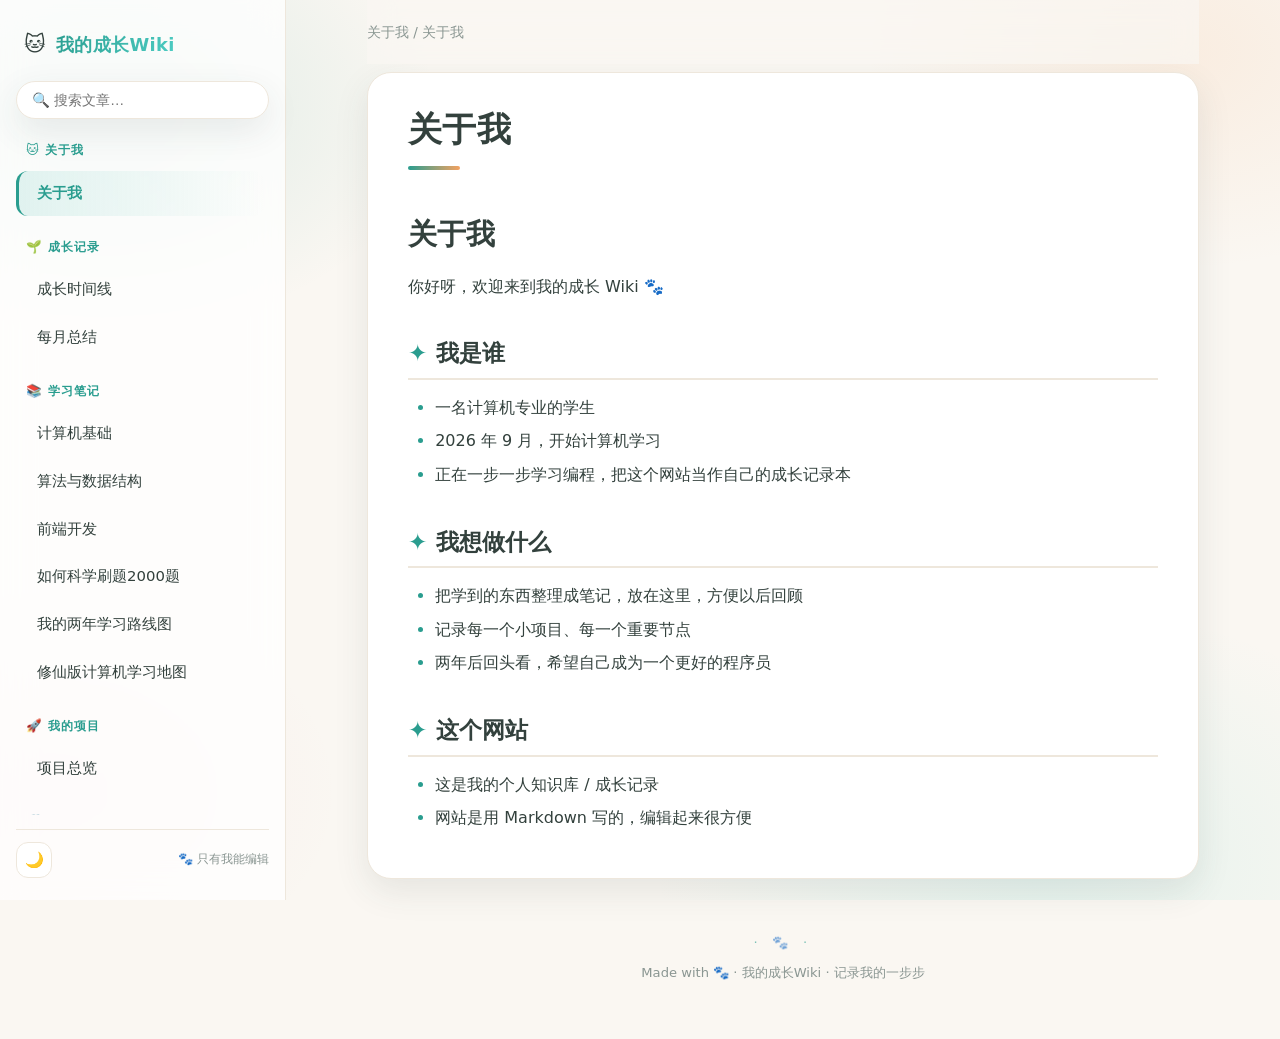
<file: index.html>
<!DOCTYPE html>
<html lang="zh-CN" data-theme="light">
<head>
<meta charset="UTF-8">
<meta name="viewport" content="width=device-width, initial-scale=1.0">
<title>我的成长Wiki</title>
<link rel="stylesheet" href="css/style.css">
</head>
<body>
<div class="layout">
  <aside class="sidebar" id="sidebar">
    <div class="brand"><span class="paw">🐱</span><span class="name">我的成长Wiki</span></div>
    <div class="search-box"><input type="text" id="searchInput" placeholder="🔍 搜索文章…"></div>
    <nav class="nav-tree" id="navTree"></nav>
    <div class="sidebar-foot">
      <button class="icon-btn" id="themeBtn" title="切换深色/浅色">🌙</button>
      <span>🐾 只有我能编辑</span>
    </div>
  </aside>
  <div class="mask" id="mask"></div>
  <main class="content">
    <header class="topbar">
      <button class="hamburger" id="hamburger" title="打开目录">☰</button>
      <span class="crumb" id="crumb"></span>
    </header>
    <article class="article" id="article">
      <h1 id="articleTitle"></h1>
      <div id="articleBody" class="markdown-body"></div>
    </article>
    <div class="empty" id="empty" style="display:none">
      <p>还没有文章，先从左侧选一个分类看看吧～</p>
    </div>
    <footer class="content-foot">Made with 🐾 · 我的成长Wiki · 记录我的一步步</footer>
  </main>
</div>
<script src="js/marked.min.js"></script>
<script src="js/app.js"></script>
</body>
</html>
</file>
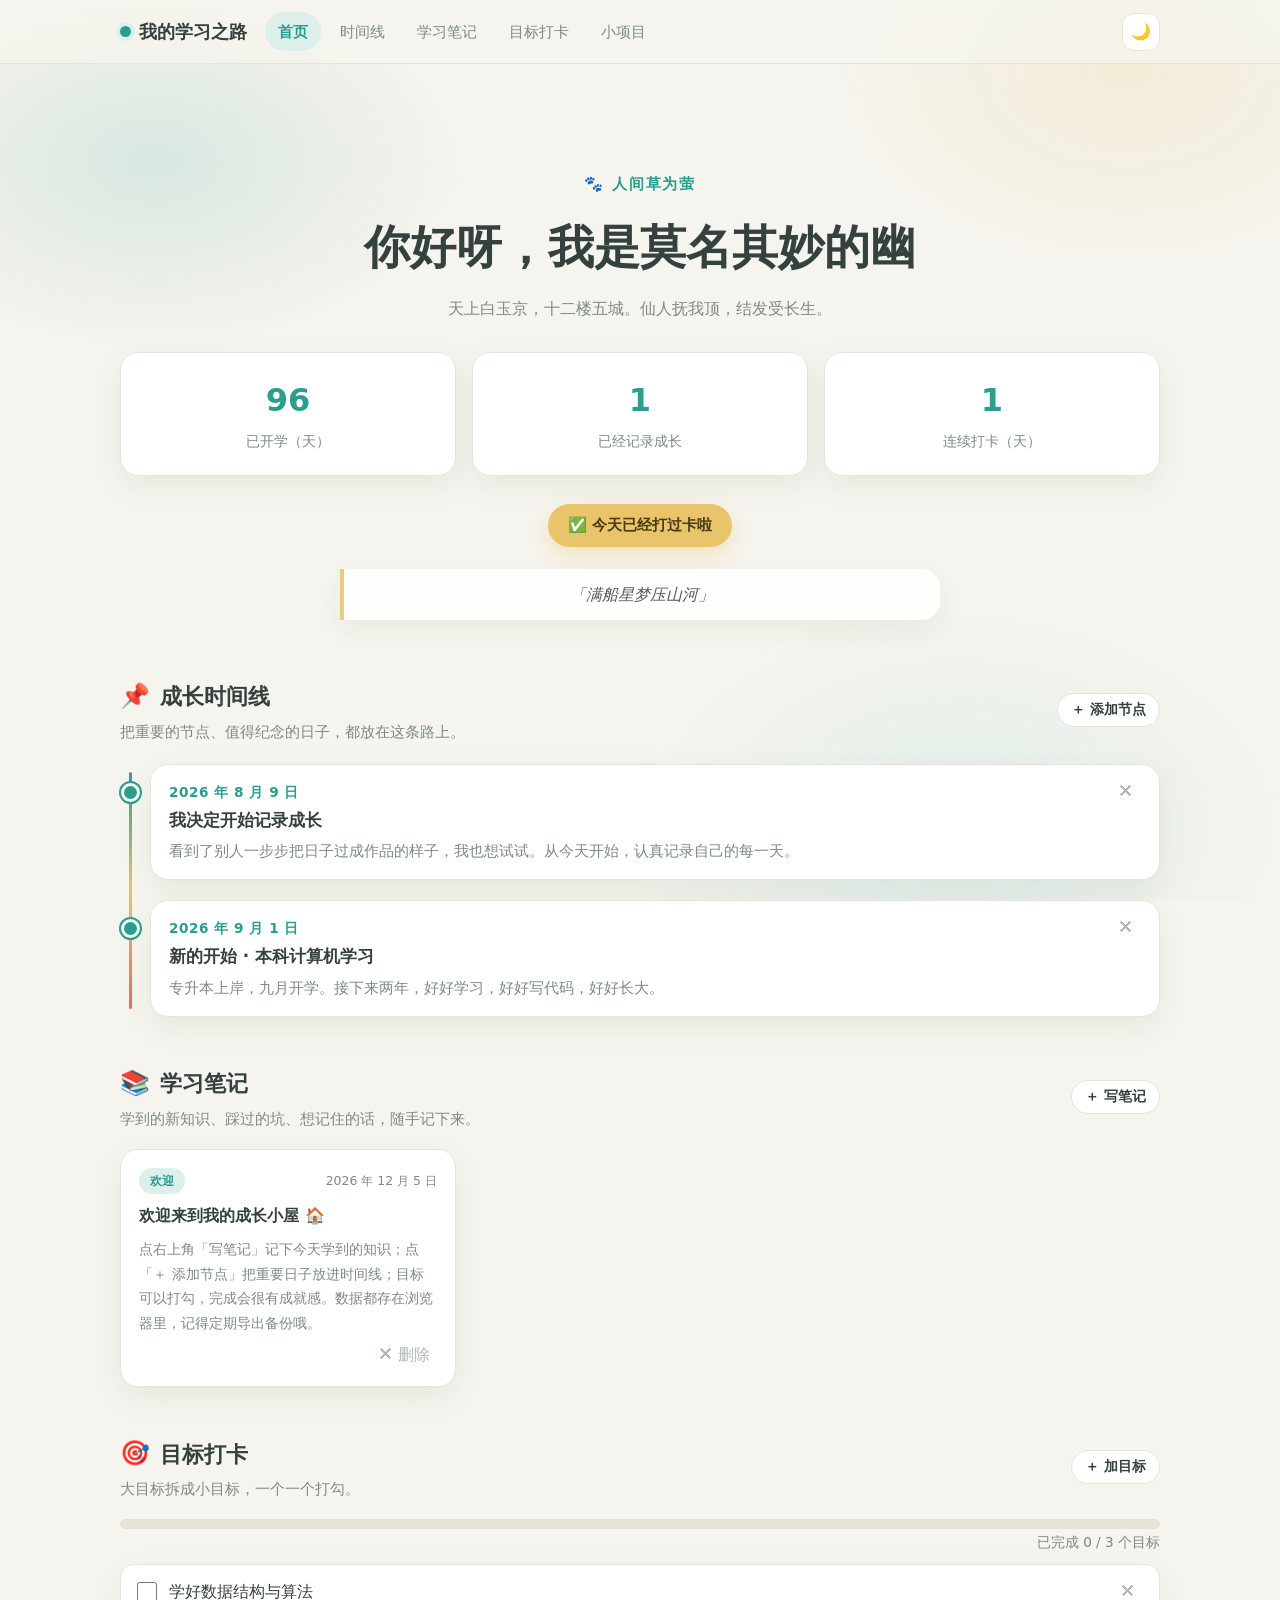
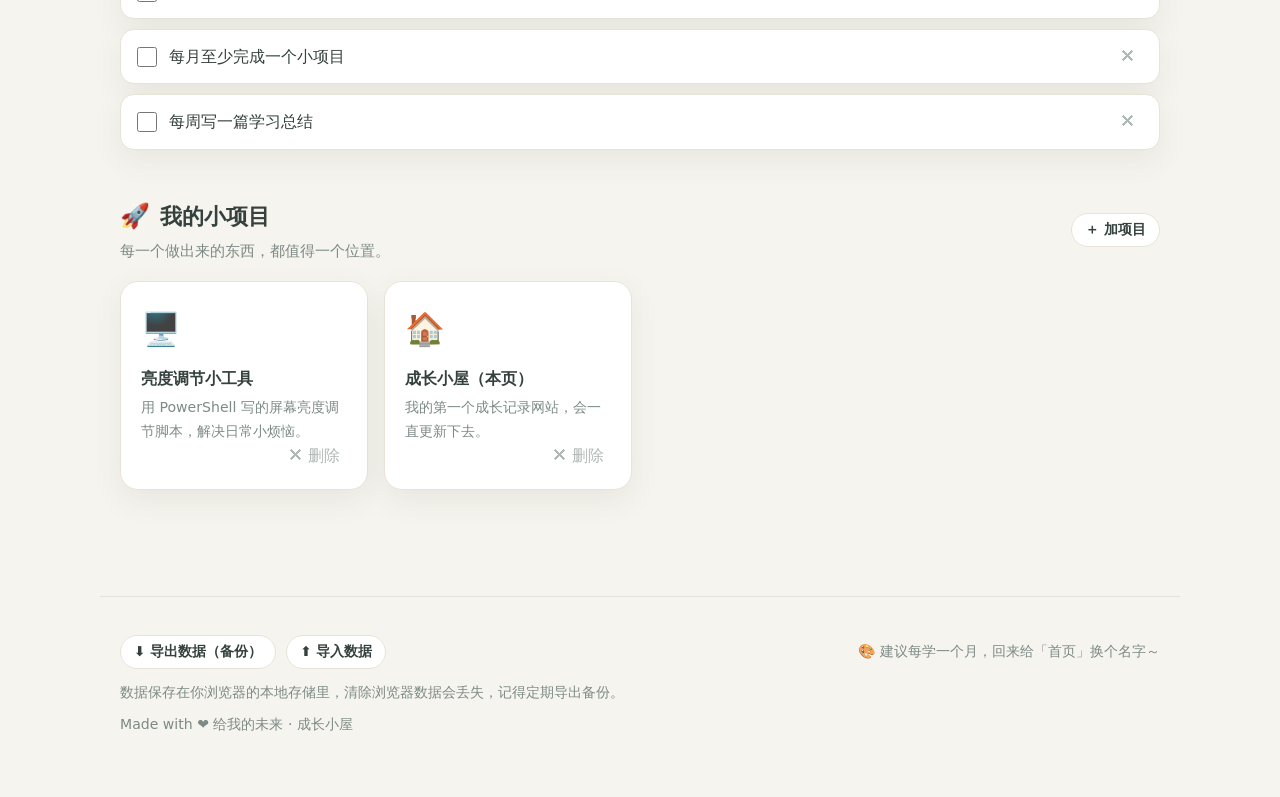
<file: tools/成长小屋.html>
<!DOCTYPE html>
<html lang="zh-CN" data-theme="light">
<head>
<meta charset="UTF-8">
<meta name="viewport" content="width=device-width, initial-scale=1.0">
<title>我的学习日志</title>
<style>
  :root{
    --bg:#f6f4ee; --card:#ffffff; --ink:#35413e; --muted:#7d8a86;
    --accent:#2a9d8f; --accent-soft:#dcefea; --warm:#e9c46a; --coral:#e76f51;
    --line:#e8e3d8; --shadow:0 10px 30px rgba(50,72,66,.08); --radius:18px;
  }
  html[data-theme="dark"]{
    --bg:#1c2422; --card:#28332f; --ink:#e7eeeb; --muted:#9db0aa;
    --accent:#4ecdc4; --accent-soft:#2c4a45; --warm:#e9c46a;
    --line:#3a4743; --shadow:0 10px 30px rgba(0,0,0,.35);
  }
  *{box-sizing:border-box;margin:0;padding:0}
  html{scroll-behavior:smooth}
  body{
    font-family:"PingFang SC","Microsoft YaHei","Noto Sans SC",system-ui,-apple-system,sans-serif;
    background:var(--bg); color:var(--ink); line-height:1.7; min-height:100vh;
    transition:background .3s,color .3s;
  }
  body::before{
    content:""; position:fixed; inset:0; z-index:-1; pointer-events:none;
    background:
      radial-gradient(520px 320px at 12% 18%, rgba(42,157,143,.14), transparent 60%),
      radial-gradient(480px 320px at 88% 8%, rgba(233,196,106,.16), transparent 60%),
      radial-gradient(560px 380px at 75% 92%, rgba(79,209,197,.12), transparent 60%);
  }
  header{
    position:sticky; top:0; z-index:50;
    background:rgba(246,244,238,.82); backdrop-filter:blur(14px); -webkit-backdrop-filter:blur(14px);
    border-bottom:1px solid var(--line); transition:background .3s;
  }
  html[data-theme="dark"] header{background:rgba(28,36,34,.82)}
  .nav{max-width:1080px;margin:0 auto;padding:12px 20px;display:flex;align-items:center;gap:18px;flex-wrap:wrap}
  .logo{font-weight:800;font-size:1.15rem;color:var(--ink);display:flex;align-items:center;gap:8px;text-decoration:none}
  .logo .dot{width:11px;height:11px;border-radius:50%;background:var(--accent);box-shadow:0 0 0 4px var(--accent-soft)}
  .nav-links{display:flex;gap:6px;flex:1;flex-wrap:wrap}
  .nav-links a{
    color:var(--muted); text-decoration:none; padding:7px 13px; border-radius:999px; font-size:.92rem;
    transition:background .2s,color .2s;
  }
  .nav-links a:hover,.nav-links a.active{background:var(--accent-soft);color:var(--accent);font-weight:600}
  .icon-btn{
    border:1px solid var(--line); background:var(--card); color:var(--ink);
    width:38px;height:38px;border-radius:12px;cursor:pointer;font-size:1rem;transition:transform .2s;
  }
  .icon-btn:hover{transform:translateY(-2px)}
  main{max-width:1080px;margin:0 auto;padding:10px 20px 60px}
  .hero{padding:52px 0 10px;text-align:center}
  .hero .hey{color:var(--accent);font-weight:700;letter-spacing:.12em;font-size:.95rem}
  .hero h1{font-size:clamp(1.7rem,4.5vw,2.9rem);margin:10px 0 8px}
  .hero .sub{color:var(--muted);max-width:640px;margin:0 auto}
  .quote{margin:22px auto 0;max-width:600px;color:var(--ink);font-style:italic;opacity:.85;background:var(--card);border-left:4px solid var(--warm);border-radius:0 var(--radius) var(--radius) 0;padding:12px 18px;box-shadow:var(--shadow)}
  .stat-grid{display:grid;grid-template-columns:repeat(auto-fit,minmax(170px,1fr));gap:16px;margin:30px 0 10px}
  .stat-card{background:var(--card);border:1px solid var(--line);border-radius:var(--radius);padding:20px 16px;box-shadow:var(--shadow);text-align:center}
  .stat-card .big{font-size:2rem;font-weight:800;color:var(--accent);display:block}
  .stat-card .lbl{color:var(--muted);font-size:.88rem}
  .btn{
    display:inline-flex;align-items:center;gap:8px;border:none;cursor:pointer;
    padding:11px 20px;border-radius:999px;font-size:.95rem;font-weight:600;font-family:inherit;
    transition:transform .15s,box-shadow .15s,opacity .15s; text-decoration:none;
  }
  .btn:hover{transform:translateY(-2px)}
  .btn.primary{background:var(--accent);color:#fff;box-shadow:0 8px 20px rgba(42,157,143,.35)}
  .btn.primary.done{background:var(--warm);color:#4a3b12;box-shadow:0 8px 20px rgba(233,196,106,.35)}
  .btn.ghost{background:var(--card);border:1px solid var(--line);color:var(--ink)}
  .btn.small{padding:7px 13px;font-size:.85rem}
  section{margin:46px 0}
  .section-head{display:flex;align-items:center;justify-content:space-between;gap:12px;margin-bottom:18px;flex-wrap:wrap}
  .section-title{font-size:1.4rem;display:flex;align-items:center;gap:10px}
  .section-title .emoji{font-size:1.5rem}
  .section-desc{color:var(--muted);font-size:.92rem;margin-top:2px}
  .card{background:var(--card);border:1px solid var(--line);border-radius:var(--radius);box-shadow:var(--shadow);padding:20px}
  /* timeline */
  .timeline{position:relative;padding-left:30px}
  .timeline::before{content:"";position:absolute;left:9px;top:8px;bottom:8px;width:3px;border-radius:3px;background:linear-gradient(var(--accent),var(--warm),var(--coral))}
  .tl-item{position:relative;margin:20px 0;background:var(--card);border:1px solid var(--line);border-radius:var(--radius);padding:16px 18px;box-shadow:var(--shadow)}
  .tl-item::before{content:"";position:absolute;left:-30px;top:18px;width:13px;height:13px;border-radius:50%;background:var(--accent);border:3px solid var(--bg);box-shadow:0 0 0 2px var(--accent)}
  .tl-date{color:var(--accent);font-weight:700;font-size:.85rem;letter-spacing:.04em}
  .tl-title{font-weight:700;font-size:1.05rem;margin:2px 0 4px}
  .tl-desc{color:var(--muted);font-size:.92rem}
  .del{float:right;border:none;background:none;color:var(--muted);cursor:pointer;font-size:1rem;opacity:.6;transition:opacity .2s;border-radius:8px;padding:2px 7px}
  .del:hover{opacity:1;color:var(--coral);background:rgba(231,111,81,.12)}
  /* notes */
  .note-grid{display:grid;grid-template-columns:repeat(auto-fill,minmax(255px,1fr));gap:16px}
  .note-card{background:var(--card);border:1px solid var(--line);border-radius:var(--radius);padding:18px;box-shadow:var(--shadow);display:flex;flex-direction:column;gap:8px}
  .note-top{display:flex;justify-content:space-between;align-items:center;gap:8px}
  .tag{background:var(--accent-soft);color:var(--accent);font-size:.75rem;font-weight:700;padding:3px 11px;border-radius:999px}
  .note-date{color:var(--muted);font-size:.78rem}
  .note-title{font-weight:700}
  .note-body{color:var(--muted);font-size:.9rem;white-space:pre-wrap;word-break:break-word}
  /* goals */
  .goal{display:flex;align-items:center;gap:12px;padding:13px 16px;margin:10px 0;background:var(--card);border:1px solid var(--line);border-radius:14px;box-shadow:var(--shadow)}
  .goal input[type=checkbox]{width:20px;height:20px;accent-color:var(--accent);cursor:pointer;flex-shrink:0}
  .goal .g-text{flex:1;word-break:break-word}
  .goal.done .g-text{text-decoration:line-through;color:var(--muted)}
  .progress{height:10px;border-radius:999px;background:var(--line);overflow:hidden;margin:6px 0 2px}
  .progress>i{display:block;height:100%;width:0%;background:linear-gradient(90deg,var(--accent),var(--warm));border-radius:999px;transition:width .4s}
  .progress-lbl{font-size:.85rem;color:var(--muted);text-align:right}
  /* projects */
  .proj-grid{display:grid;grid-template-columns:repeat(auto-fill,minmax(240px,1fr));gap:16px}
  .proj-card{background:var(--card);border:1px solid var(--line);border-radius:var(--radius);padding:20px;box-shadow:var(--shadow);position:relative;transition:transform .2s}
  .proj-card:hover{transform:translateY(-4px)}
  .proj-emoji{font-size:2rem}
  .proj-title{font-weight:700;margin:8px 0 4px}
  .proj-desc{color:var(--muted);font-size:.88rem}
  .proj-link{color:var(--accent);font-size:.85rem;text-decoration:none;font-weight:600}
  /* forms */
  .add-form{display:none;background:var(--card);border:1px dashed var(--line);border-radius:var(--radius);padding:18px;margin:14px 0}
  .add-form.open{display:block;animation:fadeIn .25s}
  @keyframes fadeIn{from{opacity:0;transform:translateY(6px)}to{opacity:1;transform:none}}
  .add-form .row{display:flex;gap:10px;flex-wrap:wrap;margin-bottom:10px}
  .add-form input,.add-form textarea{
    font-family:inherit;font-size:.92rem;color:var(--ink);background:var(--bg);
    border:1px solid var(--line);border-radius:12px;padding:10px 13px;outline:none;flex:1;min-width:150px;transition:border .2s;
  }
  .add-form textarea{min-height:72px;resize:vertical;width:100%}
  .add-form input:focus,.add-form textarea:focus{border-color:var(--accent)}
  footer{max-width:1080px;margin:0 auto;padding:26px 20px 60px;border-top:1px solid var(--line);color:var(--muted);font-size:.88rem}
  .foot-row{display:flex;gap:10px;flex-wrap:wrap;align-items:center;margin:12px 0}
  .empty{color:var(--muted);text-align:center;padding:26px;border:2px dashed var(--line);border-radius:var(--radius);font-size:.92rem}
  .checkin-btn{margin:18px auto 0;display:inline-flex}
  .toast{position:fixed;left:50%;bottom:34px;transform:translateX(-50%) translateY(80px);background:var(--ink);color:var(--bg);padding:12px 22px;border-radius:999px;font-size:.9rem;opacity:0;transition:all .3s;z-index:99;box-shadow:var(--shadow)}
  .toast.show{opacity:1;transform:translateX(-50%) translateY(0)}
  @media (max-width:640px){
    .nav-links{order:3;width:100%;justify-content:center}
  }
</style>
</head>
<body>
<header>
  <div class="nav">
    <a class="logo" href="#home"><span class="dot"></span><span id="siteName">我的学习之路</span></a>
    <nav class="nav-links">
      <a href="#home">首页</a>
      <a href="#timeline">时间线</a>
      <a href="#notes">学习笔记</a>
      <a href="#goals">目标打卡</a>
      <a href="#projects">小项目</a>
    </nav>
    <button class="icon-btn" id="themeBtn" title="切换深色/浅色">🌙</button>
  </div>
</header>

<main>
  <!-- 首页 -->
  <section id="home">
    <div class="hero">
      <div class="hey">🐾 人间草为萤</div>
      <h1>你好呀，我是<span id="userName">莫名其妙的幽</span></h1>
      <p class="sub">天上白玉京，十二楼五城。仙人抚我顶，结发受长生。</p>
      <div class="stat-grid">
        <div class="stat-card"><span class="big" id="countdownNum">--</span><span class="lbl" id="countdownLbl">学习历程</span></div>
        <div class="stat-card"><span class="big" id="daysNum">0</span><span class="lbl">已经记录成长</span></div>
        <div class="stat-card"><span class="big" id="streakNum">0</span><span class="lbl">连续打卡（天）</span></div>
      </div>
      <button class="btn primary checkin-btn" id="checkinBtn">✅ 今日学习打卡</button>
      <div class="quote">「满船星梦压山河」</div>
    </div>
  </section>

  <!-- 时间线 -->
  <section id="timeline">
    <div class="section-head">
      <div>
        <h2 class="section-title"><span class="emoji">📌</span>成长时间线</h2>
        <div class="section-desc">把重要的节点、值得纪念的日子，都放在这条路上。</div>
      </div>
      <button class="btn ghost small" id="tlAddBtn">＋ 添加节点</button>
    </div>
    <div class="add-form" id="tlForm">
      <div class="row">
        <input type="date" id="tlDate" required>
        <input type="text" id="tlTitle" placeholder="标题，例如：第一次写完一个小项目" required>
      </div>
      <textarea id="tlDesc" placeholder="记录几句当时的感受……"></textarea>
      <div class="row" style="margin-top:12px">
        <button class="btn primary small" id="tlSave">保存</button>
        <button class="btn ghost small" id="tlCancel">取消</button>
      </div>
    </div>
    <div class="timeline" id="tlList"></div>
  </section>

  <!-- 学习笔记 -->
  <section id="notes">
    <div class="section-head">
      <div>
        <h2 class="section-title"><span class="emoji">📚</span>学习笔记</h2>
        <div class="section-desc">学到的新知识、踩过的坑、想记住的话，随手记下来。</div>
      </div>
      <button class="btn ghost small" id="noteAddBtn">＋ 写笔记</button>
    </div>
    <div class="add-form" id="noteForm">
      <div class="row">
        <input type="text" id="noteTitle" placeholder="标题" required>
        <input type="text" id="noteTag" placeholder="标签，例如：Python / 数据结构" style="max-width:220px">
      </div>
      <textarea id="noteBody" placeholder="内容……"></textarea>
      <div class="row" style="margin-top:12px">
        <button class="btn primary small" id="noteSave">保存</button>
        <button class="btn ghost small" id="noteCancel">取消</button>
      </div>
    </div>
    <div class="note-grid" id="noteList"></div>
  </section>

  <!-- 目标打卡 -->
  <section id="goals">
    <div class="section-head">
      <div>
        <h2 class="section-title"><span class="emoji">🎯</span>目标打卡</h2>
        <div class="section-desc">大目标拆成小目标，一个一个打勾。</div>
      </div>
      <button class="btn ghost small" id="goalAddBtn">＋ 加目标</button>
    </div>
    <div class="progress"><i id="goalBar"></i></div>
    <div class="progress-lbl" id="goalLbl"></div>
    <div class="add-form" id="goalForm">
      <div class="row">
        <input type="text" id="goalText" placeholder="目标，例如：把《数据结构》学完一遍" required>
        <button class="btn primary small" id="goalSave">保存</button>
        <button class="btn ghost small" id="goalCancel">取消</button>
      </div>
    </div>
    <div id="goalList"></div>
  </section>

  <!-- 小项目 -->
  <section id="projects">
    <div class="section-head">
      <div>
        <h2 class="section-title"><span class="emoji">🚀</span>我的小项目</h2>
        <div class="section-desc">每一个做出来的东西，都值得一个位置。</div>
      </div>
      <button class="btn ghost small" id="projAddBtn">＋ 加项目</button>
    </div>
    <div class="add-form" id="projForm">
      <div class="row">
        <input type="text" id="projEmoji" placeholder="图标（emoji），如 🖥️" style="max-width:120px">
        <input type="text" id="projTitle" placeholder="项目名称" required>
      </div>
      <div class="row">
        <input type="text" id="projDesc" placeholder="一句话介绍">
        <input type="text" id="projLink" placeholder="链接（可留空）" style="max-width:260px">
      </div>
      <div class="row" style="margin-top:12px">
        <button class="btn primary small" id="projSave">保存</button>
        <button class="btn ghost small" id="projCancel">取消</button>
      </div>
    </div>
    <div class="proj-grid" id="projList"></div>
  </section>
</main>

<footer>
  <div class="foot-row">
    <button class="btn ghost small" id="exportBtn">⬇️ 导出数据（备份）</button>
    <button class="btn ghost small" id="importBtn">⬆️ 导入数据</button>
    <input type="file" id="importFile" accept=".json" style="display:none">
    <span style="margin-left:auto">🎨 建议每学一个月，回来给「首页」换个名字～</span>
  </div>
  <p>数据保存在你浏览器的本地存储里，清除浏览器数据会丢失，记得定期导出备份。</p>
  <p style="margin-top:8px">Made with ❤️ 给我的未来 · 成长小屋</p>
</footer>

<div class="toast" id="toast"></div>

<script>
"use strict";
const LS_KEY = "growthSite_v1";
const START = "2026-09-01";

const now = () => { const d = new Date(); const p = n => String(n).padStart(2,"0"); return d.getFullYear()+"-"+p(d.getMonth()+1)+"-"+p(d.getDate()); };
const fmt = s => { const [y,m,d] = s.split("-"); return y+" 年 "+Number(m)+" 月 "+Number(d)+" 日"; };
const todayStr = now();
const store = (() => {
  try { const t = "__t__"; localStorage.setItem(t, "1"); localStorage.removeItem(t); return localStorage; }
  catch (e) { const m = {}; return { getItem: k => (k in m ? m[k] : null), setItem: (k, v) => { m[k] = String(v); }, removeItem: k => { delete m[k]; } }; }
})();

const defaults = () => ({
  checkins: [todayStr],
  milestones: [
    {date:"2026-08-09", title:"我决定开始记录成长", desc:"看到了别人一步步把日子过成作品的样子，我也想试试。从今天开始，认真记录自己的每一天。"},
    {date:"2026-09-01", title:"新的开始 · 本科计算机学习", desc:"专升本上岸，九月开学。接下来两年，好好学习，好好写代码，好好长大。"}
  ],
  notes: [
    {date:todayStr, tag:"欢迎", title:"欢迎来到我的成长小屋 🏠", body:"点右上角「写笔记」记下今天学到的知识；点「＋ 添加节点」把重要日子放进时间线；目标可以打勾，完成会很有成就感。数据都存在浏览器里，记得定期导出备份哦。"}
  ],
  goals: [
    {text:"学好数据结构与算法", done:false},
    {text:"每月至少完成一个小项目", done:false},
    {text:"每周写一篇学习总结", done:false}
  ],
  projects: [
    {emoji:"🖥️", title:"亮度调节小工具", desc:"用 PowerShell 写的屏幕亮度调节脚本，解决日常小烦恼。", link:""},
    {emoji:"🏠", title:"成长小屋（本页）", desc:"我的第一个成长记录网站，会一直更新下去。", link:""}
  ]
});

let state;
function load(){
  try{
    const raw = store.getItem(LS_KEY);
    state = raw ? JSON.parse(raw) : defaults();
  }catch(e){ state = defaults(); }
  save();
}
function save(){ store.setItem(LS_KEY, JSON.stringify(state)); }

const esc = s => String(s ?? "").replace(/[&<>"']/g, c => ({"&":"&amp;","<":"&lt;",">":"&gt;",'"':"&quot;","'":"&#39;"}[c]));
const $ = id => document.getElementById(id);

function toast(msg){
  const t = $("toast"); t.textContent = msg; t.classList.add("show");
  clearTimeout(t._t); t._t = setTimeout(()=>t.classList.remove("show"), 1800);
}

function countdown(){
  const target = new Date(START + "T00:00:00");
  const diff = target - new Date();
  if(diff > 0){
    const days = Math.ceil(diff/86400000);
    $("countdownNum").textContent = days;
    $("countdownLbl").textContent = "距离开学还有（天）";
  }else{
    const d = new Date(); const start = new Date(START+"T00:00:00");
    $("countdownNum").textContent = Math.floor((d-start)/86400000)+1;
    $("countdownLbl").textContent = "已开学（天）";
  }
}

function streak(){
  let n = 0; const set = new Set(state.checkins);
  const d = new Date();
  if(!set.has(todayStr)){ d.setDate(d.getDate()-1); }
  const p = x => String(x).padStart(2,"0");
  while(set.has(d.getFullYear()+"-"+p(d.getMonth()+1)+"-"+p(d.getDate()))){ n++; d.setDate(d.getDate()-1); }
  return n;
}

function renderHome(){
  $("daysNum").textContent = state.checkins.length;
  $("streakNum").textContent = streak();
  const done = state.checkins.includes(todayStr);
  const b = $("checkinBtn");
  b.textContent = done ? "✅ 今天已经打过卡啦" : "✅ 今日学习打卡";
  b.classList.toggle("done", done);
}

function renderTimeline(){
  const list = [...state.milestones].sort((a,b)=>a.date.localeCompare(b.date));
  const el = $("tlList");
  if(!list.length){ el.innerHTML = '<div class="empty">时间线还是空的，点击「＋ 添加节点」写下第一个重要日子吧 ✨</div>'; return; }
  el.innerHTML = list.map(m =>
    '<div class="tl-item">'+
      '<button class="del" data-del="milestones" data-idx="'+state.milestones.indexOf(m)+'" title="删除">✕</button>'+
      '<div class="tl-date">'+fmt(m.date)+'</div>'+
      '<div class="tl-title">'+esc(m.title)+'</div>'+
      (m.desc ? '<div class="tl-desc">'+esc(m.desc)+'</div>' : '')+
    '</div>').join("");
}

function renderNotes(){
  const list = state.notes;
  const el = $("noteList");
  if(!list.length){ el.innerHTML = '<div class="empty">还没有笔记，学到的第一个知识点记在这里吧 📝</div>'; return; }
  el.innerHTML = list.map((n,i) =>
    '<div class="note-card">'+
      '<div class="note-top"><span class="tag">'+esc(n.tag||"随手记")+'</span><span class="note-date">'+fmt(n.date)+'</span></div>'+
      '<div class="note-title">'+esc(n.title)+'</div>'+
      '<div class="note-body">'+esc(n.body)+'</div>'+
      '<div style="margin-top:auto"><button class="del" data-del="notes" data-idx="'+i+'" title="删除">✕ 删除</button></div>'+
    '</div>').join("");
}

function renderGoals(){
  const list = state.goals;
  const el = $("goalList");
  const doneN = list.filter(g=>g.done).length;
  $("goalBar").style.width = list.length ? Math.round(doneN/list.length*100)+"%" : "0%";
  $("goalLbl").textContent = "已完成 "+doneN+" / "+list.length+" 个目标";
  if(!list.length){ el.innerHTML = '<div class="empty">先定一个小目标吧 🎯</div>'; return; }
  el.innerHTML = list.map((g,i) =>
    '<label class="goal'+(g.done?" done":"")+'">'+
      '<input type="checkbox" data-check="'+i+'"'+(g.done?" checked":"")+'>'+
      '<span class="g-text">'+esc(g.text)+'</span>'+
      '<button class="del" data-del="goals" data-idx="'+i+'" title="删除">✕</button>'+
    '</label>').join("");
}

function renderProjects(){
  const list = state.projects;
  const el = $("projList");
  if(!list.length){ el.innerHTML = '<div class="empty">第一个小项目做出来之后，记得放进来 🚀</div>'; return; }
  el.innerHTML = list.map((p,i) =>
    '<div class="proj-card">'+
      '<div class="proj-emoji">'+esc(p.emoji||"🚀")+'</div>'+
      '<div class="proj-title">'+esc(p.title)+'</div>'+
      '<div class="proj-desc">'+esc(p.desc||"")+'</div>'+
      (p.link ? '<div style="margin-top:8px"><a class="proj-link" href="'+esc(p.link)+'" target="_blank" rel="noopener">去看看 →</a></div>' : '')+
      '<button class="del" data-del="projects" data-idx="'+i+'" title="删除">✕ 删除</button>'+
    '</div>').join("");
}

function renderAll(){ countdown(); renderHome(); renderTimeline(); renderNotes(); renderGoals(); renderProjects(); }

/* forms */
function toggleForm(id, open){ $(id).classList.toggle("open", open); }

$("tlAddBtn").onclick = ()=>toggleForm("tlForm", true);
$("tlCancel").onclick = ()=>toggleForm("tlForm", false);
$("tlSave").onclick = ()=>{
  const d = $("tlDate").value, t = $("tlTitle").value.trim();
  if(!d || !t){ toast("日期和标题都要填哦"); return; }
  state.milestones.push({date:d, title:t, desc:$("tlDesc").value.trim()});
  save(); renderTimeline(); toggleForm("tlForm", false); $("tlDate").value=""; $("tlTitle").value=""; $("tlDesc").value=""; toast("已加入时间线 🎉");
};

$("noteAddBtn").onclick = ()=>toggleForm("noteForm", true);
$("noteCancel").onclick = ()=>toggleForm("noteForm", false);
$("noteSave").onclick = ()=>{
  const t = $("noteTitle").value.trim();
  if(!t){ toast("给笔记起个标题吧"); return; }
  state.notes.unshift({date:todayStr, tag:$("noteTag").value.trim()||"随手记", title:t, body:$("noteBody").value.trim()});
  save(); renderNotes(); toggleForm("noteForm", false); $("noteTitle").value=""; $("noteTag").value=""; $("noteBody").value=""; toast("笔记保存好啦 📚");
};

$("goalAddBtn").onclick = ()=>toggleForm("goalForm", true);
$("goalCancel").onclick = ()=>toggleForm("goalForm", false);
$("goalSave").onclick = ()=>{
  const t = $("goalText").value.trim();
  if(!t){ toast("写一下目标内容"); return; }
  state.goals.push({text:t, done:false});
  save(); renderGoals(); toggleForm("goalForm", false); $("goalText").value=""; toast("新目标已添加 🎯");
};

$("projAddBtn").onclick = ()=>toggleForm("projForm", true);
$("projCancel").onclick = ()=>toggleForm("projForm", false);
$("projSave").onclick = ()=>{
  const t = $("projTitle").value.trim();
  if(!t){ toast("给项目起个名字"); return; }
  state.projects.unshift({emoji:$("projEmoji").value.trim()||"🚀", title:t, desc:$("projDesc").value.trim(), link:$("projLink").value.trim()});
  save(); renderProjects(); toggleForm("projForm", false);
  $("projEmoji").value=""; $("projTitle").value=""; $("projDesc").value=""; $("projLink").value=""; toast("项目已加入 🚀");
};

/* delete / check */
document.addEventListener("click", e=>{
  const del = e.target.closest("[data-del]");
  if(del){
    const key = del.dataset.del, idx = Number(del.dataset.idx);
    state[key].splice(idx,1); save(); renderAll(); toast("已删除");
    return;
  }
  const cb = e.target.closest("[data-check]");
  if(cb){
    state.goals[Number(cb.dataset.check)].done = cb.checked; save(); renderGoals();
  }
});

/* checkin */
$("checkinBtn").onclick = ()=>{
  const i = state.checkins.indexOf(todayStr);
  if(i>=0){ state.checkins.splice(i,1); toast("取消今天的打卡了"); }
  else{ state.checkins.push(todayStr); toast("打卡成功，今天也很棒 💪"); }
  save(); renderHome();
};

/* theme */
$("themeBtn").onclick = ()=>{
  const html = document.documentElement;
  const dark = html.getAttribute("data-theme") === "dark";
  html.setAttribute("data-theme", dark ? "light" : "dark");
  $("themeBtn").textContent = dark ? "🌙" : "☀️";
  store.setItem("theme", dark ? "light" : "dark");
};

/* export / import */
$("exportBtn").onclick = ()=>{
  const blob = new Blob([JSON.stringify(state,null,2)], {type:"application/json"});
  const a = document.createElement("a");
  a.href = URL.createObjectURL(blob);
  a.download = "growth-backup-"+todayStr+".json";
  a.click(); URL.revokeObjectURL(a.href);
  toast("已导出备份文件 ⬇️");
};
$("importBtn").onclick = ()=>$("importFile").click();
$("importFile").onchange = e=>{
  const f = e.target.files[0]; if(!f) return;
  const r = new FileReader();
  r.onload = ()=>{
    try{
      const data = JSON.parse(r.result);
      if(!data || typeof data !== "object") throw 0;
      state = data; save(); renderAll(); toast("导入成功 ✅");
    }catch(err){ toast("导入失败，文件格式不对"); }
  };
  r.readAsText(f); e.target.value = "";
};

/* nav active */
const links = document.querySelectorAll(".nav-links a");
window.addEventListener("scroll", ()=>{
  let cur = "home";
  document.querySelectorAll("main section").forEach(s=>{ if(scrollY >= s.offsetTop - 120) cur = s.id; });
  links.forEach(a=>a.classList.toggle("active", a.getAttribute("href") === "#"+cur));
}, {passive:true});

load();
const savedTheme = store.getItem("theme");
if(savedTheme){ document.documentElement.setAttribute("data-theme", savedTheme); $("themeBtn").textContent = savedTheme==="dark" ? "☀️" : "🌙"; }
renderAll();
</script>
</body>
</html>
</file>
<file: css/style.css>
/* 🐾 成长Wiki — 精致版主题（lvy-neko 风格） */
:root{
  --bg:#faf7f2; --panel:#ffffff; --ink:#33413d; --muted:#8a9692;
  --accent:#2a9d8f; --accent2:#4ecdc4; --warm:#f4a261; --pink:#e76f8e;
  --accent-soft:#e0f2ef; --line:#eee7dc; --code-bg:#2d3741; --code-ink:#e8f0ef;
  --shadow:0 12px 34px rgba(50,72,66,.10); --radius:18px; --radius-lg:24px;
}
html[data-theme="dark"]{
  --bg:#161d1b; --panel:#1f2826; --ink:#e6efec; --muted:#93a6a0;
  --accent:#4ecdc4; --accent2:#35bfab; --warm:#f4a261; --pink:#e76f8e;
  --accent-soft:#223a36; --line:#2e3b38; --code-bg:#101614; --code-ink:#dcebe7;
  --shadow:0 12px 34px rgba(0,0,0,.40);
}
*{box-sizing:border-box;margin:0;padding:0}
html,body{height:100%}
body{
  font-family:"PingFang SC","Microsoft YaHei","Noto Sans SC",system-ui,-apple-system,sans-serif;
  background:var(--bg); color:var(--ink); line-height:1.8; transition:background .3s,color .3s;
  background-image:
    radial-gradient(560px 380px at 8% 12%, rgba(42,157,143,.14), transparent 60%),
    radial-gradient(520px 360px at 92% 6%, rgba(244,162,97,.12), transparent 60%),
    radial-gradient(640px 420px at 82% 96%, rgba(79,209,197,.12), transparent 62%),
    radial-gradient(480px 340px at 4% 88%, rgba(231,111,142,.08), transparent 60%);
  background-attachment:fixed;
}
a{color:var(--accent);text-decoration:none}
.layout{display:flex;min-height:100vh}
/* ===== 侧边栏 ===== */
.sidebar{
  width:286px;flex-shrink:0;display:flex;flex-direction:column;gap:14px;
  position:sticky;top:0;height:100vh;padding:22px 16px;z-index:30;
  background:color-mix(in srgb, var(--panel) 78%, transparent);
  backdrop-filter:blur(16px);-webkit-backdrop-filter:blur(16px);
  border-right:1px solid var(--line);
}
.brand{display:flex;align-items:center;gap:10px;font-weight:800;font-size:1.12rem;padding:4px 8px;letter-spacing:.02em}
.brand .paw{font-size:1.3rem}
.brand .name{background:linear-gradient(120deg,var(--accent),var(--accent2));-webkit-background-clip:text;background-clip:text;-webkit-text-fill-color:transparent}
.search-box input{
  width:100%;padding:10px 15px;border:1px solid var(--line);border-radius:999px;
  background:var(--panel);color:var(--ink);font-size:.9rem;outline:none;
  transition:box-shadow .2s,border-color .2s;box-shadow:var(--shadow);
}
.search-box input:focus{border-color:var(--accent);box-shadow:0 0 0 4px color-mix(in srgb, var(--accent) 18%, transparent)}
.nav-tree{flex:1;overflow-y:auto;padding-right:4px;scrollbar-width:thin}
.nav-tree::-webkit-scrollbar{width:6px}
.nav-tree::-webkit-scrollbar-thumb{background:var(--line);border-radius:3px}
.nav-cat{margin-bottom:14px}
.nav-cat-head{font-size:.78rem;font-weight:800;color:var(--accent);letter-spacing:.08em;padding:6px 10px;text-transform:uppercase}
.nav-link{
  display:block;padding:9px 12px 9px 18px;margin:3px 0;border-radius:12px;
  color:var(--ink);text-decoration:none;font-size:.93rem;font-weight:500;
  border-left:3px solid transparent;transition:all .18s;
}
.nav-link:hover{background:var(--accent-soft);color:var(--accent);transform:translateX(3px)}
.nav-link.active{
  background:linear-gradient(90deg,var(--accent-soft),transparent);
  color:var(--accent);font-weight:700;border-left-color:var(--accent);
}
.nav-empty{color:var(--muted);font-size:.9rem;padding:12px}
.sidebar-foot{display:flex;align-items:center;justify-content:space-between;font-size:.76rem;color:var(--muted);border-top:1px solid var(--line);padding-top:12px}
.icon-btn{border:1px solid var(--line);background:var(--panel);color:var(--ink);width:36px;height:36px;border-radius:12px;cursor:pointer;font-size:.95rem;transition:transform .15s,box-shadow .15s}
.icon-btn:hover{transform:translateY(-2px);box-shadow:var(--shadow)}
.mask{display:none;position:fixed;inset:0;background:rgba(0,0,0,.35);z-index:25;backdrop-filter:blur(2px)}
.mask.show{display:block}
/* ===== 主内容 ===== */
.content{flex:1;min-width:0;padding:0 34px 48px;max-width:900px;margin:0 auto;width:100%}
.topbar{display:flex;align-items:center;gap:12px;height:64px;position:sticky;top:0;background:color-mix(in srgb, var(--bg) 70%, transparent);backdrop-filter:blur(12px);z-index:10}
.hamburger{display:none;border:none;background:none;font-size:1.4rem;cursor:pointer;color:var(--ink)}
.crumb{color:var(--muted);font-size:.85rem;white-space:nowrap;overflow:hidden;text-overflow:ellipsis}
.article{
  background:var(--panel);border:1px solid var(--line);border-radius:var(--radius-lg);
  padding:34px 40px;margin-top:8px;box-shadow:var(--shadow);animation:fade .3s;
}
@keyframes fade{from{opacity:0;transform:translateY(8px)}to{opacity:1;transform:none}}
.article>h1{font-size:2.1rem;margin-bottom:8px;line-height:1.35;letter-spacing:.01em}
.article>h1::after{content:"";display:block;width:52px;height:4px;border-radius:2px;margin-top:14px;background:linear-gradient(90deg,var(--accent),var(--warm))}
.markdown-body h1,.markdown-body h2,.markdown-body h3,.markdown-body h4{line-height:1.45;margin:1.5em 0 .6em}
.markdown-body h1{font-size:1.8em}
.markdown-body h2{font-size:1.45em;padding-bottom:.35em;border-bottom:2px solid var(--line)}
.markdown-body h3{font-size:1.2em}
.markdown-body h2::before{content:"✦ ";color:var(--accent)}
.markdown-body p{margin:.7em 0}
.markdown-body ul,.markdown-body ol{margin:.7em 0;padding-left:1.7em}
.markdown-body li{margin:.3em 0}
.markdown-body li::marker{color:var(--accent)}
.markdown-body strong{color:var(--accent)}
.markdown-body code{background:var(--accent-soft);color:var(--accent);padding:2px 7px;border-radius:7px;font-family:Consolas,"Courier New",monospace;font-size:.88em}
.markdown-body pre{background:var(--code-bg);color:var(--code-ink);padding:16px 20px;border-radius:14px;overflow-x:auto;margin:1em 0;box-shadow:inset 0 2px 8px rgba(0,0,0,.25)}
.markdown-body pre code{background:none;color:inherit;padding:0}
.markdown-body blockquote{border-left:4px solid var(--accent);background:linear-gradient(90deg,var(--accent-soft),transparent);padding:12px 18px;border-radius:0 14px 14px 0;margin:1em 0}
.markdown-body table{border-collapse:separate;border-spacing:0;margin:1em 0;width:100%;font-size:.92rem;border:1px solid var(--line);border-radius:12px;overflow:hidden}
.markdown-body th,.markdown-body td{border-bottom:1px solid var(--line);padding:10px 14px;text-align:left}
.markdown-body tr:last-child td{border-bottom:none}
.markdown-body th{background:var(--accent-soft);color:var(--accent);font-weight:700}
.markdown-body tbody tr:nth-child(even){background:color-mix(in srgb, var(--panel) 90%, var(--accent-soft))}
.markdown-body img{max-width:100%;border-radius:14px;box-shadow:var(--shadow)}
.markdown-body hr{border:none;border-top:1px dashed var(--line);margin:1.6em 0}
.markdown-body input[type=checkbox]{accent-color:var(--accent);width:16px;height:16px;margin-right:8px}
.markdown-body .task-list-item{list-style:none;margin-left:-1.3em}
.loading,.error{color:var(--muted);padding:24px 0}
.error{color:var(--pink)}
.notice{background:var(--accent-soft);border:1px dashed var(--accent);padding:18px 22px;border-radius:16px;line-height:2;margin-top:6px}
.empty{text-align:center;color:var(--muted);padding:90px 0;font-size:1.02rem}
.empty::before{content:"🐾";display:block;font-size:3rem;margin-bottom:10px;opacity:.6}
.content-foot{color:var(--muted);font-size:.82rem;text-align:center;padding:26px 0 6px;margin-top:26px}
.content-foot::before{content:"· 🐾 ·";display:block;margin-bottom:6px;letter-spacing:.4em;color:var(--accent);opacity:.6}
@media (max-width:760px){
  .sidebar{position:fixed;left:0;top:0;transform:translateX(-102%);box-shadow:var(--shadow);transition:transform .25s}
  .sidebar.open{transform:none}
  .hamburger{display:block}
  .content{padding:0 14px 30px}
  .article{padding:22px 18px}
  .article>h1{font-size:1.6rem}
}
</file>
